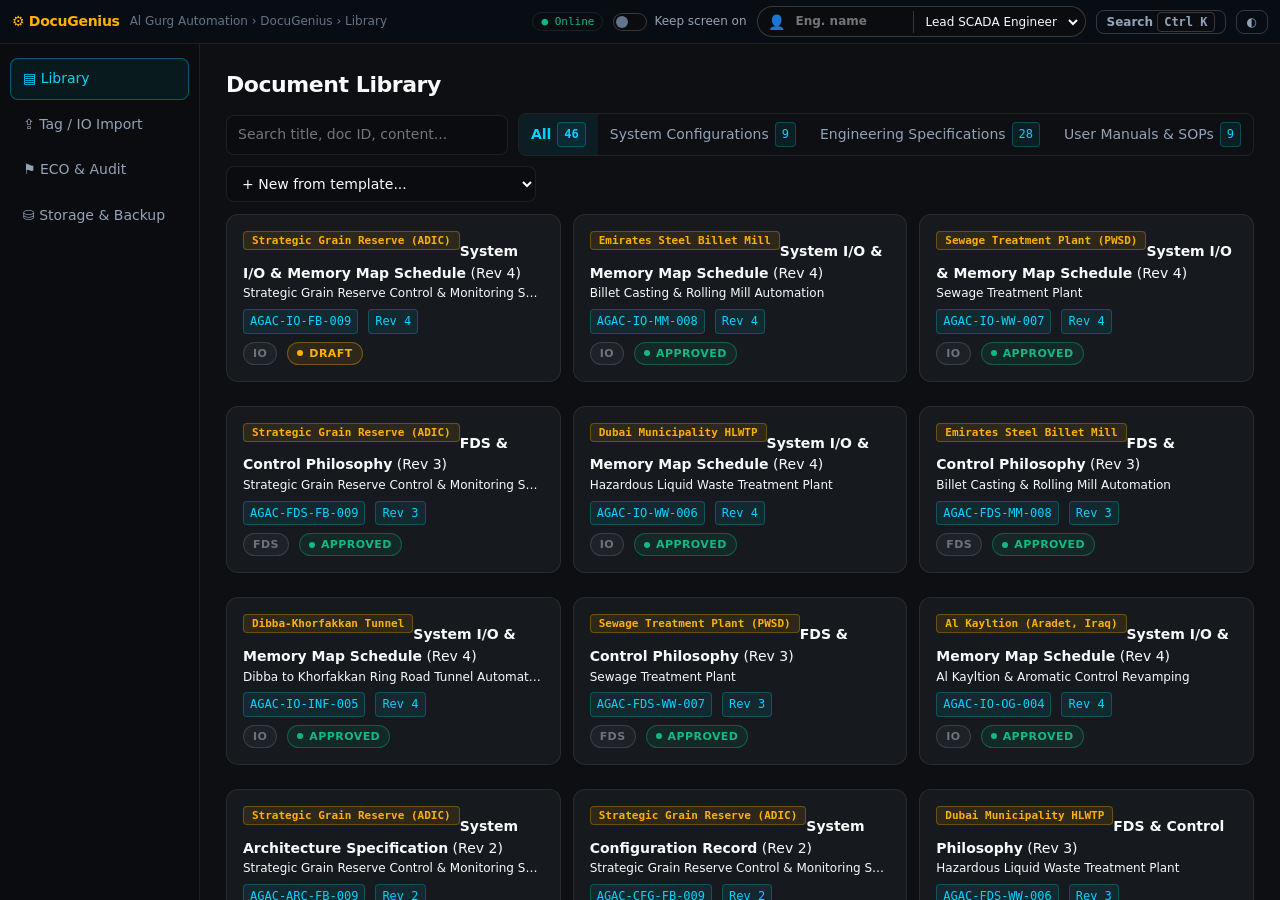
<file: index.html>
<!doctype html><html lang="en"><head><meta charset="utf-8"><meta name="viewport" content="width=device-width,initial-scale=1,viewport-fit=cover"><title>DocuGenius Wiki</title><link rel="manifest" href="manifest.webmanifest"><meta name="theme-color" content="#0f172a"><link rel="icon" href="favicon.svg" type="image/svg+xml"><link rel="apple-touch-icon" href="apple-touch-icon.png"><link rel="stylesheet" href="css/styles.css"><link rel="stylesheet" href="css/print-dossier.css" media="print"><style id="pgstyle" media="print"></style></head><body>
<div id="titlebar"><b class="brand">&#9881; DocuGenius</b><span id="crumb">Al Gurg Automation</span><span id="sync">&#9679; Online</span><label class="sw" title="Control Room Kiosk Mode: keep screen on"><input type="checkbox" id="wl"><i></i><span>Keep screen on</span></label><span id="wls" class="wls" hidden>Screen Lock: ACTIVE</span><div id="eng" title="Active Engineer Session (stamped on saves and sign-offs, no login)"><span class="av">&#128100;</span><input id="en" placeholder="Eng. name" maxlength="30" autocomplete="off"><select id="er"><option>Lead SCADA Engineer</option><option>Shift Technician</option><option>QA Auditor</option><option>Project Manager</option></select></div><button id="kbtn" class="btn ghost">Search <kbd>Ctrl K</kbd></button><button id="thm" class="btn ghost" title="Toggle light/dark">&#9680;</button><button id="installBtn" hidden>Install</button></div>
<div id="layout"><nav id="nav"><button data-v="articles">&#9636; Library</button><button data-v="tags">&#8682; Tag / IO Import</button><button data-v="audit">&#9873; ECO &amp; Audit</button><button data-v="storage">&#9921; Storage &amp; Backup</button></nav><main id="main"></main></div>
<div id="pal" hidden></div><div id="modal" hidden></div><div id="toasts"></div><div id="printArea"></div>
<script src="js/db.js"></script><script src="js/templates.js"></script><script src="js/seed.js"></script><script src="js/parsers.js"></script><script src="js/export.js"></script><script src="js/pwa-controller.js"></script><script src="js/app.js"></script></body></html>
</file>
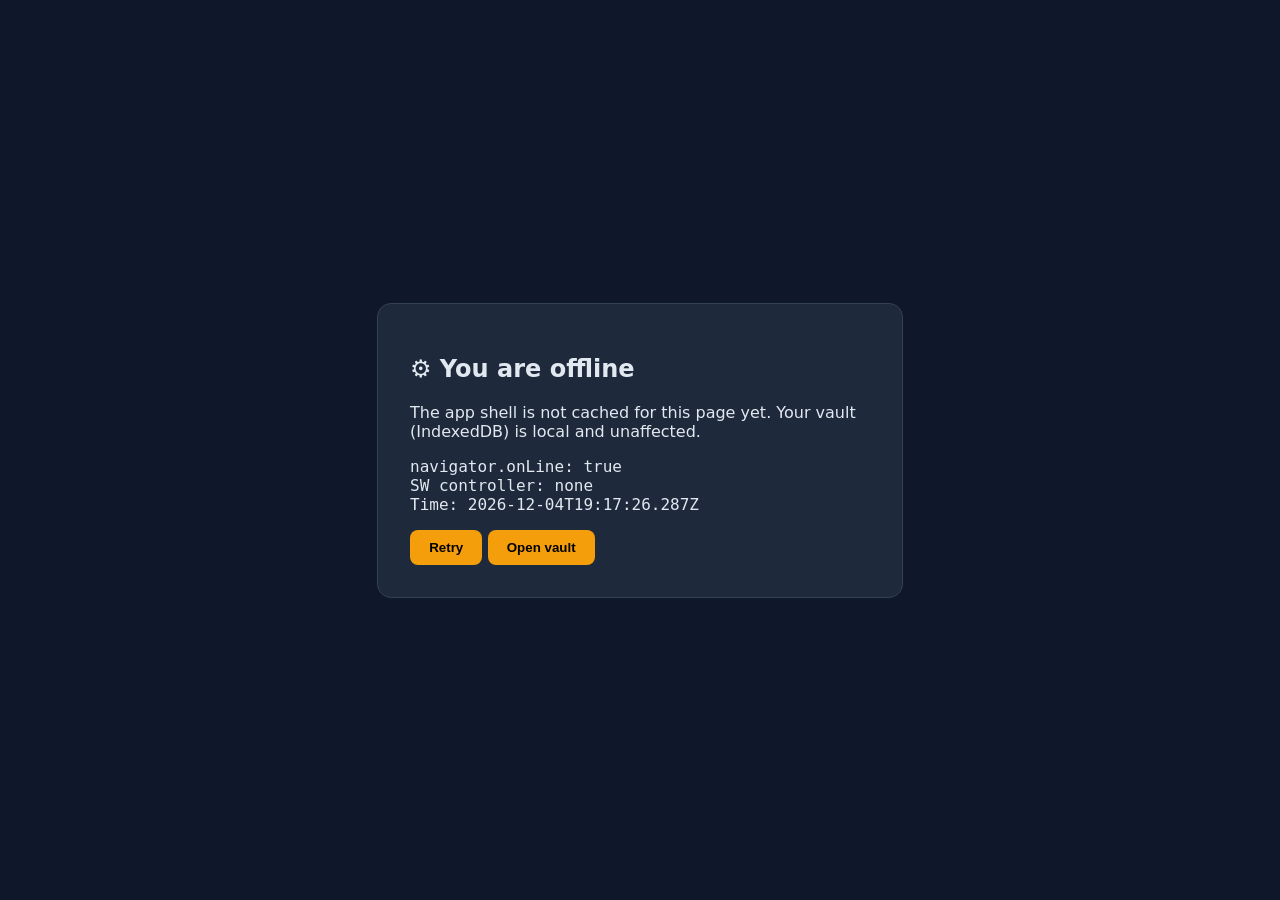
<file: offline.html>
<!doctype html><html lang="en"><head><meta charset="utf-8"><meta name="viewport" content="width=device-width,initial-scale=1"><title>Offline - DocuGenius</title><style>body{margin:0;min-height:100vh;display:grid;place-items:center;background:#0f172a;color:#e2e8f0;font:16px system-ui}div{max-width:460px;padding:2rem;border:1px solid #334155;border-radius:14px;background:#1e293b}code{color:#fbbf24}button{background:#f59e0b;border:0;padding:.6rem 1.2rem;border-radius:8px;font-weight:700;cursor:pointer}</style></head><body><div><h2>&#9881; You are offline</h2><p>The app shell is not cached for this page yet. Your vault (IndexedDB) is local and unaffected.</p><pre id="d"></pre><button onclick="location.reload()">Retry</button> <button onclick="location.href='index.html'">Open vault</button></div><script>document.getElementById('d').textContent='navigator.onLine: '+navigator.onLine+'\nSW controller: '+(navigator.serviceWorker&&navigator.serviceWorker.controller?'active':'none')+'\nTime: '+new Date().toISOString();addEventListener('online',()=>location.reload())</script></body></html>
</file>
<file: css/styles.css>
:root,[data-theme=dark]{--bg:#090D16;--card:#111827;--inset:#0B0F19;--bd:rgba(255,255,255,.08);--bd2:rgba(255,255,255,.18);--cy:#00D2FF;--bl:#3B82F6;--ok:#10B981;--warn:#F59E0B;--bad:#EF4444;--off:#6B7280;--t1:#F9FAFB;--t2:#94A3B8;--t3:#64748B;--glass:rgba(9,13,22,.85);--stripe:rgba(255,255,255,.02);--hov:rgba(0,210,255,.07);--glow:rgba(0,210,255,.06);color-scheme:dark}
[data-theme=light]{--bg:#F3F5F9;--card:#FFFFFF;--inset:#EEF1F6;--bd:rgba(15,23,42,.12);--bd2:rgba(15,23,42,.25);--cy:#0891B2;--bl:#2563EB;--ok:#059669;--warn:#B45309;--bad:#DC2626;--off:#6B7280;--t1:#0F172A;--t2:#475569;--t3:#64748B;--glass:rgba(243,245,249,.85);--stripe:rgba(15,23,42,.035);--hov:rgba(8,145,178,.09);--glow:rgba(8,145,178,.14);color-scheme:light}
:root{--sans:Inter,system-ui,-apple-system,"Segoe UI",sans-serif;--mono:"JetBrains Mono","Fira Code",ui-monospace,Consolas,monospace}
*{box-sizing:border-box}html,body{margin:0;height:100%}body{background:var(--bg);color:var(--t1);font:14px/1.55 var(--sans)}
h1,h2,h3,h4{letter-spacing:-.02em;color:var(--t1);margin:.2em 0 .5em}h1{font-size:22px}h2{font-size:17px;color:var(--cy)}h3{font-size:15px}
#titlebar{position:fixed;top:0;left:env(titlebar-area-x,0);width:env(titlebar-area-width,100%);height:env(titlebar-area-height,44px);display:flex;align-items:center;gap:10px;padding:0 12px;background:var(--glass);backdrop-filter:blur(12px);-webkit-backdrop-filter:blur(12px);border-bottom:1px solid var(--bd);-webkit-app-region:drag;app-region:drag;z-index:20;white-space:nowrap;overflow:hidden}
#titlebar button{-webkit-app-region:no-drag;app-region:no-drag}.brand{color:var(--cy);letter-spacing:-.02em}#crumb{color:var(--t3);flex:1;overflow:hidden;text-overflow:ellipsis;font-size:12px}
#sync{font:11px var(--mono);color:var(--ok);display:flex;align-items:center;gap:6px;padding:2px 8px;border:1px solid var(--bd);border-radius:99px}
#layout{display:flex;padding-top:env(titlebar-area-height,44px);height:100%}#nav{width:200px;padding:14px 10px;border-right:1px solid var(--bd);display:flex;flex-direction:column;gap:4px;background:var(--inset)}
#nav button{text-align:left;background:transparent;color:var(--t2);border:1px solid transparent;padding:9px 12px;border-radius:8px;cursor:pointer;font:inherit;transition:background .15s,color .15s}#nav button:hover{background:var(--hov);color:var(--t1)}#nav button.on{background:var(--hov);border-color:color-mix(in srgb,var(--cy) 35%,transparent);color:var(--cy)}
#main{flex:1;overflow:auto;padding:20px 26px 70px}
.card{background:var(--card);border:1px solid var(--bd);border-radius:12px;padding:16px;margin-bottom:12px;transition:border-color .2s,box-shadow .2s}.card:hover{border-color:var(--bd2);box-shadow:0 4px 20px -2px var(--glow)}
.row{display:flex;gap:10px;flex-wrap:wrap;align-items:center;margin-bottom:12px}.grid{display:grid;grid-template-columns:repeat(auto-fill,minmax(270px,1fr));gap:12px}.item{cursor:pointer}.item:hover{border-color:color-mix(in srgb,var(--cy) 45%,transparent)}
.pill,code,kbd{font-family:var(--mono);font-size:.75rem;border-radius:4px;padding:2px 6px;color:var(--cy);background:color-mix(in srgb,var(--cy) 8%,transparent);border:1px solid color-mix(in srgb,var(--cy) 25%,transparent)}kbd{color:var(--t2);background:var(--inset);border-color:var(--bd2)}
.tag{display:inline-flex;align-items:center;gap:6px;font-size:11px;font-weight:600;text-transform:uppercase;letter-spacing:.04em;padding:2px 9px;border-radius:99px;color:var(--off);border:1px solid color-mix(in srgb,var(--off) 35%,transparent);background:color-mix(in srgb,var(--off) 10%,transparent)}
.tag.draft,.tag.eco,.tag.approved{}.tag.draft::before,.tag.eco::before,.tag.approved::before{content:"";width:6px;height:6px;border-radius:50%;background:currentColor}
.tag.draft{color:var(--warn);border-color:color-mix(in srgb,var(--warn) 35%,transparent);background:color-mix(in srgb,var(--warn) 10%,transparent)}.tag.eco{color:var(--bad);border-color:color-mix(in srgb,var(--bad) 35%,transparent);background:color-mix(in srgb,var(--bad) 10%,transparent)}.tag.approved{color:var(--ok);border-color:color-mix(in srgb,var(--ok) 35%,transparent);background:color-mix(in srgb,var(--ok) 10%,transparent)}
input,select,textarea{background:var(--inset);color:var(--t1);border:1px solid var(--bd);border-radius:8px;padding:8px 11px;font:inherit;transition:border-color .15s,box-shadow .15s}input:focus,select:focus,textarea:focus{outline:0;border-color:var(--cy);box-shadow:0 0 0 3px color-mix(in srgb,var(--cy) 15%,transparent)}
textarea{width:100%;min-height:440px;font-family:var(--mono);font-size:12.5px;line-height:1.6;resize:vertical}
.btn{background:var(--bl);color:#fff;border:1px solid transparent;border-radius:8px;padding:8px 14px;font:600 13px var(--sans);cursor:pointer;transition:transform .08s,filter .15s,background .15s}.btn:hover{filter:brightness(1.12)}.btn:active{transform:scale(.98)}
.btn.alt,.btn.ghost{background:transparent;color:var(--t1);border-color:var(--bd2)}.btn.alt:hover,.btn.ghost:hover{background:var(--hov);border-color:var(--cy)}.btn.ghost{padding:4px 10px;font-size:12px;color:var(--t2)}.btn.del{background:transparent;color:var(--bad);border-color:color-mix(in srgb,var(--bad) 50%,transparent)}.btn.del:hover{background:color-mix(in srgb,var(--bad) 12%,transparent)}
#installBtn{background:var(--cy);color:#001018;border:0;border-radius:6px;padding:4px 10px;font-weight:700;cursor:pointer}
.split{display:grid;grid-template-columns:1fr 1fr;gap:14px}.preview{background:var(--inset);border:1px solid var(--bd);border-radius:10px;padding:16px;overflow:auto;max-height:560px}
table{border-collapse:separate;border-spacing:0;width:100%;margin:10px 0;font-size:13px}th,td{border-bottom:1px solid var(--bd);border-right:1px solid var(--bd);padding:6px 10px;text-align:left}tr>:first-child{border-left:1px solid var(--bd)}thead tr:first-child th,table>tbody:first-child>tr:first-child>th{border-top:1px solid var(--bd)}
th{position:sticky;top:0;z-index:2;background:var(--inset);color:var(--t2);font-size:11px;text-transform:uppercase;letter-spacing:.05em;font-weight:600}tbody tr:nth-child(even) td{background:var(--stripe)}tbody tr:hover td{background:var(--hov)}
td.num,th.num{text-align:right;font-family:var(--mono);font-variant-numeric:tabular-nums}.tw{max-height:calc(100vh - 230px);overflow:auto}td[contenteditable]:focus{outline:2px solid var(--cy);outline-offset:-2px}
.add{color:var(--ok);font-family:var(--mono)}.rem{color:var(--bad);font-family:var(--mono)}
.callout{border-left:4px solid;border-radius:6px;padding:10px 14px;margin:12px 0}.callout b{display:block;font-size:12px;letter-spacing:.06em;margin-bottom:2px}
.callout.danger{border-color:var(--bad);background:color-mix(in srgb,var(--bad) 8%,transparent)}.callout.danger b{color:var(--bad)}.callout.interlock{border-color:var(--bl);background:color-mix(in srgb,var(--bl) 8%,transparent)}.callout.interlock b{color:var(--bl)}.callout.note{border-color:var(--warn);background:color-mix(in srgb,var(--warn) 8%,transparent)}.callout.note b{color:var(--warn)}
#drop{border:2px dashed var(--bd2);border-radius:12px;padding:36px;text-align:center;color:var(--t2);transition:border-color .2s,background .2s}#drop.over{border-color:var(--cy);background:var(--hov);color:var(--cy)}
.bar{height:10px;background:var(--inset);border-radius:9px;overflow:hidden;border:1px solid var(--bd)}.bar i{display:block;height:100%;background:linear-gradient(90deg,var(--bl),var(--cy))}#printArea{display:none}
#pal{position:fixed;inset:0;z-index:50;background:rgba(0,0,0,.6);backdrop-filter:blur(3px);display:flex;justify-content:center;align-items:flex-start;padding-top:12vh}#pal[hidden]{display:none}
#pal .box{width:min(620px,92vw);background:var(--card);border:1px solid var(--bd2);border-radius:14px;box-shadow:0 20px 60px rgba(0,0,0,.5);overflow:hidden}#pq{width:100%;border:0;border-bottom:1px solid var(--bd);border-radius:0;padding:14px 16px;font-size:15px;box-shadow:none}
#pl{max-height:50vh;overflow:auto;padding:6px}.pi{display:flex;justify-content:space-between;align-items:center;gap:10px;padding:9px 12px;border-radius:8px;cursor:pointer;border-left:2px solid transparent}.pi.on{background:var(--hov);border-left-color:var(--cy)}.hints{padding:8px 14px;border-top:1px solid var(--bd);color:var(--t3);font-size:12px;display:flex;gap:6px;align-items:center}
#toasts{position:fixed;right:16px;bottom:16px;display:flex;flex-direction:column;gap:8px;z-index:60}.toast{display:flex;align-items:center;gap:10px;min-width:240px;padding:10px 14px;background:var(--card);border:1px solid var(--bd2);border-radius:10px;box-shadow:0 10px 30px rgba(0,0,0,.4);animation:in .3s cubic-bezier(.2,.9,.3,1)}.toast.out{opacity:0;transform:translateX(30px);transition:.3s}
.pulse{--c:var(--cy);width:9px;height:9px;border-radius:50%;background:var(--c);animation:pl 1.6s infinite}.toast.ok{--cc:var(--ok)}.toast.warn{--cc:var(--warn)}.toast.bad{--cc:var(--bad)}.toast.ok .pulse{--c:var(--ok)}.toast.warn .pulse{--c:var(--warn)}.toast.bad .pulse{--c:var(--bad)}
@keyframes in{from{opacity:0;transform:translateX(110%)}}@keyframes pl{0%{box-shadow:0 0 0 0 color-mix(in srgb,var(--c) 60%,transparent)}100%{box-shadow:0 0 0 9px transparent}}
@media(max-width:760px){#nav{position:fixed;bottom:0;left:0;right:0;width:auto;flex-direction:row;z-index:9;border-top:1px solid var(--bd);border-right:0}#nav button{flex:1;padding:8px 2px;font-size:11px;text-align:center}.split{grid-template-columns:1fr}#layout{display:block}#main{height:100%;padding:16px 14px 80px}#toasts{bottom:70px}#kbtn kbd{display:none}}

#titlebar input,#titlebar select,#titlebar label{-webkit-app-region:no-drag;app-region:no-drag}
#eng{display:flex;align-items:center;gap:6px;padding:2px 6px 2px 10px;border:1px solid var(--bd2);border-radius:8px;background:var(--inset)}#eng span{font:600 10px var(--mono);text-transform:uppercase;letter-spacing:.06em;color:var(--t3)}#eng input,#eng select{padding:3px 7px;font-size:12px;border-radius:6px;width:110px}#eng select{width:auto}
.sw{display:flex;align-items:center;gap:7px;cursor:pointer;font-size:12px;color:var(--t2)}.sw input{position:absolute;opacity:0;pointer-events:none}.sw i{width:34px;height:18px;border-radius:99px;background:var(--inset);border:1px solid var(--bd2);position:relative;transition:background .2s,border-color .2s}.sw i::after{content:"";position:absolute;top:2px;left:2px;width:12px;height:12px;border-radius:50%;background:var(--t3);transition:transform .2s,background .2s}
.sw input:checked+i{border-color:var(--cy);background:color-mix(in srgb,var(--cy) 18%,transparent)}.sw input:checked+i::after{transform:translateX(16px);background:var(--cy);box-shadow:0 0 8px var(--cy)}.sw input:focus-visible+i{box-shadow:0 0 0 3px color-mix(in srgb,var(--cy) 25%,transparent)}.sw input:disabled+i{opacity:.4}.sw:active i{transform:scale(.96)}
.wls{font:600 10px var(--mono);letter-spacing:.05em;text-transform:uppercase;color:var(--cy);padding:2px 8px;border:1px solid color-mix(in srgb,var(--cy) 40%,transparent);border-radius:99px;background:color-mix(in srgb,var(--cy) 10%,transparent);box-shadow:0 0 12px -2px var(--cy);animation:pl2 2s infinite}.wls[hidden]{display:none}@keyframes pl2{50%{box-shadow:0 0 4px -2px var(--cy)}}
@media(max-width:900px){#eng span,.sw span,#crumb{display:none}#eng input{width:80px}}
:root,[data-theme=dark]{--bg:#0d0f12;--card:#16191e;--inset:#0a0c0f;--warn:#FFB000;--bl:#00B8E6}.brand{color:var(--warn)!important}.btn{color:#02141b}
#modal{position:fixed;inset:0;z-index:55;background:rgba(0,0,0,.65);backdrop-filter:blur(3px);display:flex;justify-content:center;align-items:flex-start;padding:5vh 12px;overflow:auto}#modal[hidden]{display:none}.mbox{width:min(680px,100%);background:var(--card);border:1px solid var(--bd2);border-radius:14px;padding:18px}.mbox label{display:block;font-size:12px;color:var(--t2);margin:10px 0 3px}.mbox input,.mbox select,.mbox textarea{width:100%}.mbox textarea{min-height:70px;font-size:12.5px}.mbox pre{background:var(--inset);border:1px solid var(--bd);border-radius:8px;padding:8px;white-space:pre-wrap;font:12px var(--mono)}
#eng{border-radius:99px;padding:2px 4px 2px 10px;gap:4px}#eng .av{font:14px/1 system-ui;text-transform:none;letter-spacing:0;color:var(--t1);display:inline!important}#eng input{border:0;background:transparent;width:120px;font-weight:600;box-shadow:none}#eng select{border:0;border-left:1px solid var(--bd2);border-radius:0;background:transparent;padding-left:8px}
.seg{display:flex;border:1px solid var(--bd);border-radius:8px;overflow:hidden;flex-wrap:wrap}.seg button{background:transparent;color:var(--t2);border:0;padding:8px 12px;cursor:pointer;font:inherit;display:flex;gap:6px;align-items:center}.seg button.on{background:var(--hov);color:var(--cy);font-weight:600}
.plant{align-self:flex-start;font:600 11px var(--mono);color:var(--warn);background:color-mix(in srgb,var(--warn) 10%,transparent);border:1px solid color-mix(in srgb,var(--warn) 30%,transparent);border-radius:4px;padding:2px 8px;display:inline-block;margin-bottom:6px;max-width:100%;overflow:hidden;text-overflow:ellipsis;white-space:nowrap}.trunc{overflow:hidden;text-overflow:ellipsis;white-space:nowrap;font-size:12px}
#gt td,#gt th{white-space:nowrap}#gt select{padding:2px 4px;font-size:12px;width:auto}#gt tr.bad td{background:color-mix(in srgb,var(--bad) 14%,transparent)}.rx{background:none;border:0;color:var(--bad);cursor:pointer;font-size:16px}
.sopb{border:1px solid var(--bd);border-radius:8px;padding:8px 12px;margin:8px 0;background:var(--inset)}.sopb b{display:block;font-size:11px;letter-spacing:.06em;color:var(--t2);margin-bottom:3px}.sopb.expect{border-left:4px solid var(--ok)}.sopb.expect b{color:var(--ok)}.sopb.prereq{border-left:4px solid var(--warn)}.sopb.hmi .crumb{font:12px var(--mono);color:var(--cy);background:color-mix(in srgb,var(--cy) 8%,transparent);border:1px solid color-mix(in srgb,var(--cy) 25%,transparent);border-radius:4px;padding:2px 6px}.sopb.hmi i{margin:0 6px;color:var(--t3);font-style:normal}
.callout.action{border-color:var(--cy);background:color-mix(in srgb,var(--cy) 8%,transparent)}.callout.action b{color:var(--cy)}
</file>
<file: css/print-dossier.css>
/* DocuGenius Industrial Print Dossier */

@page {
  size: A4 landscape;
  margin: 12mm 15mm; /* Page margins: Top/Bottom 12mm, Left/Right 15mm */
}

html, body {
  background: #fff !important;
  color: #000 !important;
  height: auto !important;
  min-height: 0 !important;
  margin: 0 !important;
  padding: 0 !important;
  overflow: visible !important;
  -webkit-print-color-adjust: exact !important;
  print-color-adjust: exact !important;
}

#titlebar, #layout, #pal, #toasts, #modal, #installBtn, .editor-bar, .no-print {
  display: none !important;
}

/* Google Docs-Style Page Margin Container */
#printArea {
  display: block !important;
  box-sizing: border-box !important;
  width: 100% !important;
  max-width: 100% !important;
  padding: 8mm 12mm 10mm 12mm !important; /* Top, Right, Bottom, Left margin buffer */
  font: 8.5pt/1.35 Arial, Helvetica, sans-serif;
  color: #000;
  background: #fff;
}

#printArea.print-landscape {
  font-size: 8pt/1.25;
}

/* Engineering Title Block */
.tbk {
  width: 100% !important;
  border-collapse: collapse;
  margin: 0 0 4mm 0;
  page-break-inside: avoid !important;
  break-inside: avoid !important;
}

.tbk td, .tbk th {
  border: 1pt solid #000;
  padding: 4px 6px;
  font-size: 8pt;
  color: #000;
  background: #fff;
  text-align: left;
  vertical-align: top;
}

.tbk small {
  display: block;
  font: 700 6pt Arial, sans-serif;
  letter-spacing: 0.06em;
  color: #000;
  margin-bottom: 2px;
  text-transform: uppercase;
}

.tbk b {
  font-size: 8.5pt;
  color: #000;
}

.tbk td.r {
  text-align: left;
}

.tbk .mono {
  font-family: Consolas, monospace;
}

.cover td.logo {
  width: 35%;
  vertical-align: middle;
}

.lgo {
  display: flex;
  align-items: center;
  gap: 8px;
}

.co b {
  display: block;
  font-size: 8.5pt;
  line-height: 1.15;
}

.co span {
  display: block;
  font-size: 6.5pt;
  margin-top: 1px;
}

.co .web {
  font-weight: 700;
  letter-spacing: 0.03em;
}

/* Document Body Elements */
.body {
  width: 100% !important;
}

.body h1 {
  font-size: 13pt;
  border-bottom: 1.25pt solid #000;
  padding-bottom: 2px;
  margin: 6pt 0 4pt;
  page-break-after: avoid !important;
  break-after: avoid !important;
}

.body h2 {
  font-size: 10pt;
  border-bottom: 0.75pt solid #000;
  padding-bottom: 1px;
  margin: 6pt 0 3pt;
  page-break-after: avoid !important;
  break-after: avoid !important;
}

.body p {
  margin: 2pt 0 4pt;
}

/* Callout Alerts */
.callout, .sopb {
  border: 0.75pt solid #000 !important;
  border-left: 3.5pt solid #000 !important;
  background: #fff !important;
  color: #000 !important;
  padding: 4pt 6pt;
  margin: 4pt 0;
  page-break-inside: avoid !important;
  break-inside: avoid !important;
}

.callout b, .sopb b, .sopb .crumb {
  color: #000 !important;
  background: #fff !important;
  font-size: 8pt;
}

.sopb i {
  color: #000;
  margin: 0 4px;
}

/* Standard Tables (Summary) */
.body table:not(.io):not(.tbk) {
  border-collapse: collapse;
  width: 100% !important;
  margin: 3pt 0 5pt;
  page-break-inside: avoid !important;
  break-inside: avoid !important;
}

.body table:not(.io):not(.tbk) th,
.body table:not(.io):not(.tbk) td {
  border: 0.75pt solid #000;
  padding: 3px 5px;
  font-size: 7.5pt;
  vertical-align: top;
}

.body table:not(.io):not(.tbk) th {
  background: #f0f0f0 !important;
  font-weight: 700;
  text-transform: uppercase;
}

/* Dedicated I/O Schedule Table */
.io {
  width: 100% !important;
  border-collapse: collapse;
  margin: 4pt 0;
}

.io thead {
  display: table-header-group !important;
}

.io tbody {
  display: table-row-group !important;
}

.io tr {
  page-break-inside: avoid !important;
  break-inside: avoid !important;
  height: 20px;
}

.io th {
  background: #f0f0f0 !important;
  font-weight: 700;
  font-size: 6.8pt;
  letter-spacing: 0.03em;
  text-transform: uppercase;
  border: 0.75pt solid #000;
  padding: 3.5px 5px;
  text-align: left;
}

.io td {
  border: 0.75pt solid #000;
  padding: 2.5px 5px;
  font-size: 7.5pt;
  color: #000;
  background: #fff;
  vertical-align: middle;
}

.io th.r, .io td.addr {
  text-align: right;
  font-family: Consolas, monospace;
}

.io td.tag {
  font: 700 7.5pt Consolas, monospace;
  white-space: nowrap;
}

.io td.type {
  font-family: Consolas, monospace;
  text-align: center;
}

.io td.al {
  font: 7pt Consolas, monospace;
  text-align: center;
  white-space: nowrap;
}

.io td.center {
  text-align: center;
}

/* Tag Badges */
.pill, code, .body code {
  background: #fff !important;
  color: #000 !important;
  border: 0.75pt solid #444 !important;
  font-family: Consolas, monospace;
  font-size: 7pt;
  border-radius: 2px;
  padding: 0 4px;
  display: inline-block;
  white-space: nowrap;
}

/* Document Control & Sign-Off Section */
.signoff-wrapper {
  page-break-inside: avoid !important;
  break-inside: avoid !important;
  margin-top: 6mm;
  padding-top: 4mm;
  width: 100% !important;
}

.rv {
  margin: 2mm 0;
  font-size: 7.5pt;
}

.signoff h3 {
  font-size: 8.5pt;
  margin: 0 0 2mm;
  text-transform: uppercase;
  color: #000;
}

.tbk.sg {
  margin-bottom: 2mm;
}

.tbk.sg td, .tbk.sg th {
  height: 8mm;
  vertical-align: middle;
}

.tbk.sg th {
  height: auto;
  font-size: 6.5pt;
  text-transform: uppercase;
  letter-spacing: 0.04em;
  background: #f0f0f0 !important;
}

.tbk.sg td.iso {
  height: auto;
  text-align: center;
  font-weight: 700;
  font-size: 7pt;
  padding: 3px;
  background: #f7f7f7 !important;
}

.sig-line {
  display: inline-block;
  width: 85%;
  border-bottom: 0.75pt dashed #444;
  height: 12px;
}
</file>
